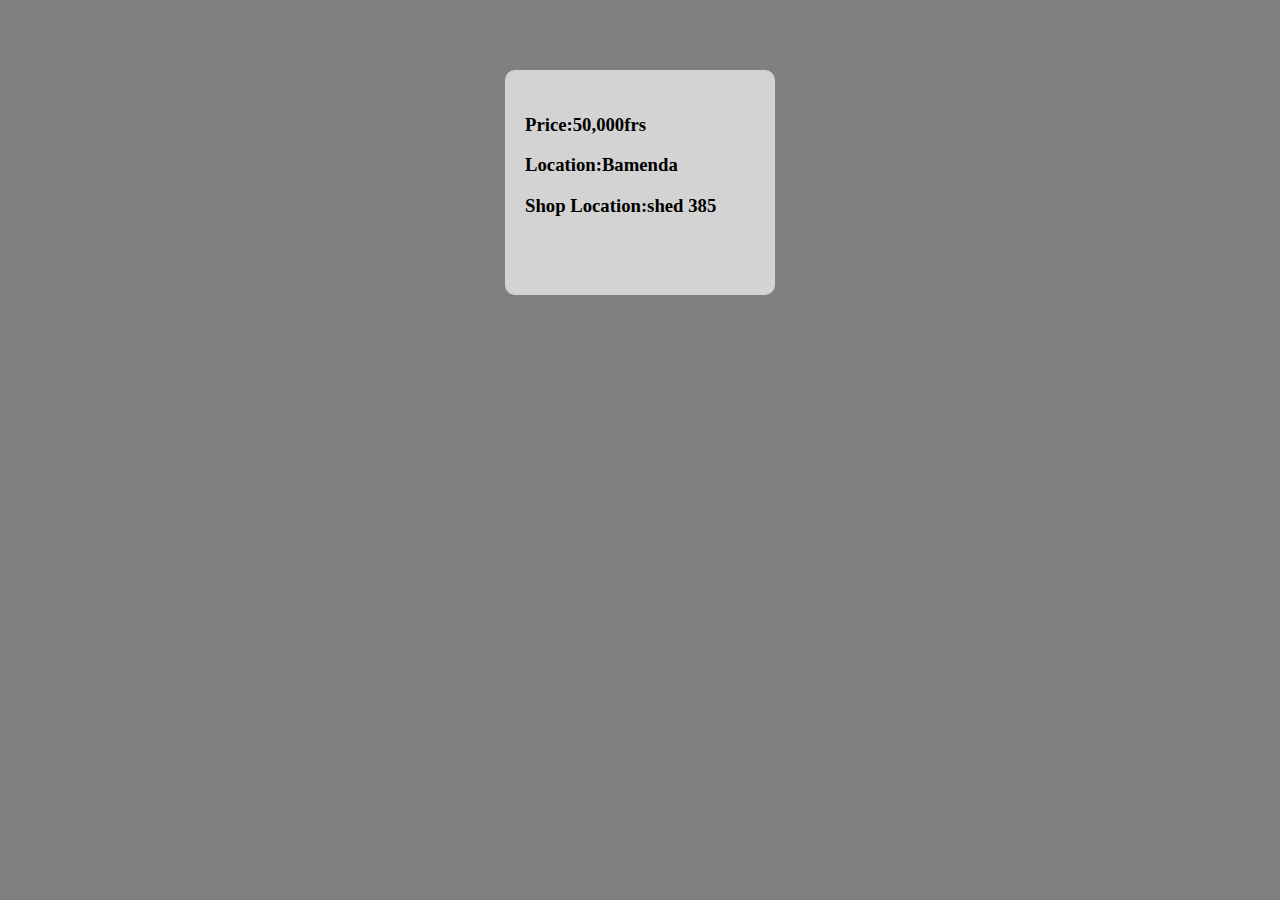
<file: information.html>
<!DOCTYPE html>
<html lang="en">
<head>
    <meta charset="UTF-8">
    <meta http-equiv="X-UA-Compatible" content="IE=edge">
    <meta name="viewport" content="width=device-width, initial-scale=1.0">
    <link rel="stylesheet" href="info.css">
    <title>Information</title>
</head>
<body>
    <div class="info">
        <h3>Price:50,000frs</h3>
        <h3>Location:Bamenda</h3>
        <h3>Shop Location:shed 385</h3>
    </div>
</body>
</html>
</file>
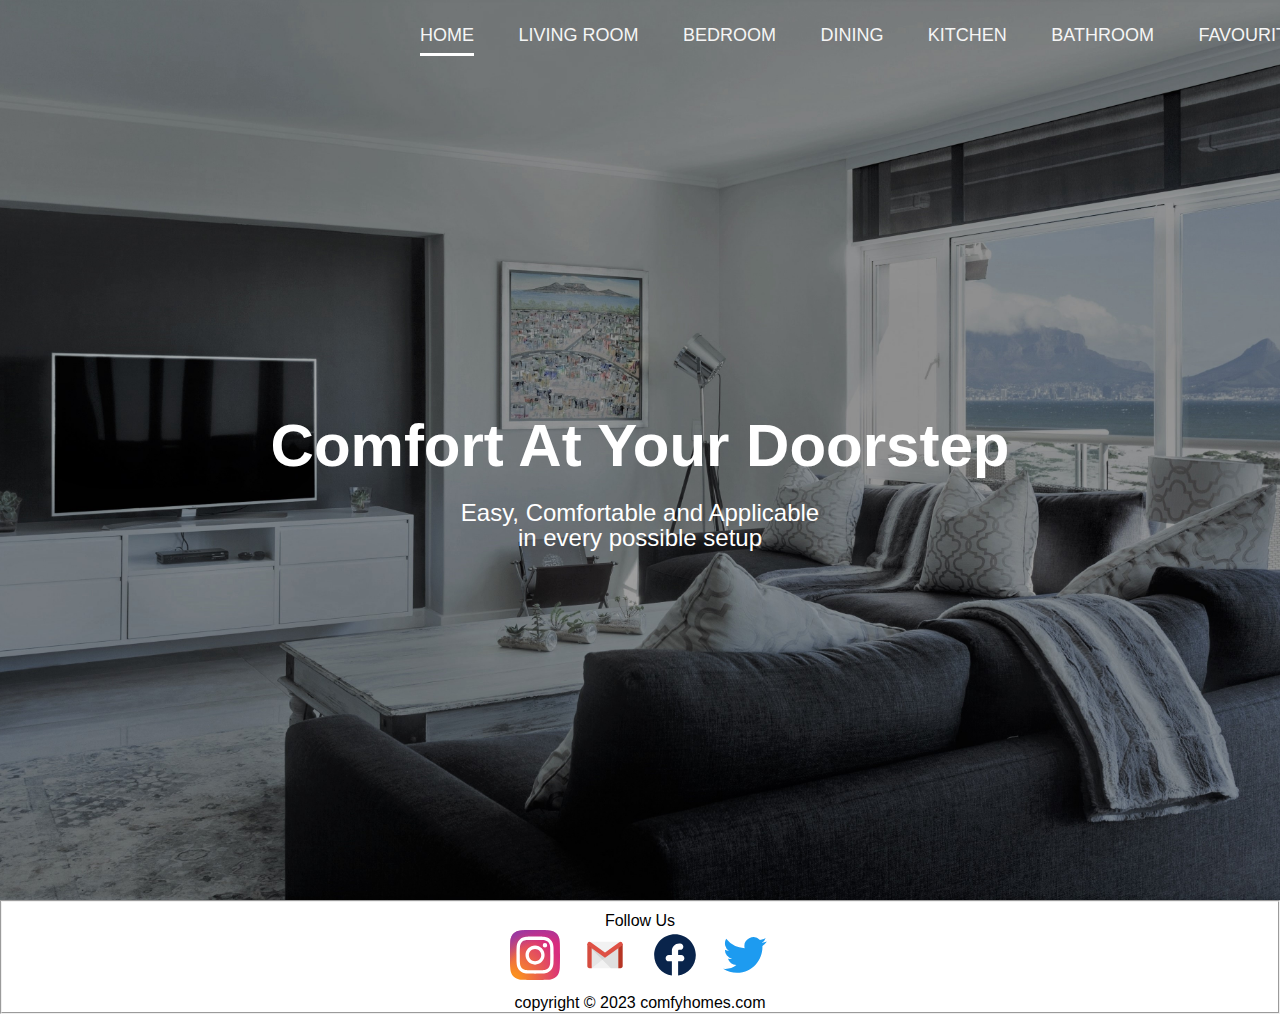
<file: project.html>
<!DOCTYPE html>
<html lang="en">
<head>
    <meta charset="UTF-8">
    <meta http-equiv="X-UA-Compatible" content="IE=edge">
    <meta name="viewport" content="width=device-width, initial-scale=1.0">
    <title>Comfy Homes</title>
    <link rel="stylesheet" href="project.css">
</head>
<body>
    <div class="banner">
<div class="navbar">
    <ul>
        <li class="home" ><a href="" >Home</a></li>
        <li><a href="Living room.html">Living room</a></li>
        <li><a href="Bedroom.html">Bedroom</a></li>
        <li><a href="Dining.html">Dining</a></li>
        <li><a href="Kitchen.html">Kitchen</a></li>
        <li><a href="Bathroom.html">Bathroom</a></li>
        <li><a href="fav.html">Favourites</a></li>
    </ul>
</div>
<div class="content">
    <h1>Comfort At Your Doorstep</h1>
    <p>Easy, Comfortable and Applicable<br> in every possible setup</p>
</div>
    </div>
</body>
<footer>
    <fieldset class="footer">
        <div>Follow Us</div>
        <section>
    <a href=""><img src="./Defence/Images/instagram.svg" width="50px"></a>
    <a href=""><img src="./Defence/Images/gmail.svg" width="50px"></a>
    <a href=""><img src="./Defence/Images/facebook.svg" width="50px"></a>
    <a href=""><img src="./Defence/Images/twitter.svg" width="50px"></a>
    </section>
    <div>copyright &copy  2023 comfyhomes.com</div>
</fieldset>
</footer>
</html>
</file>
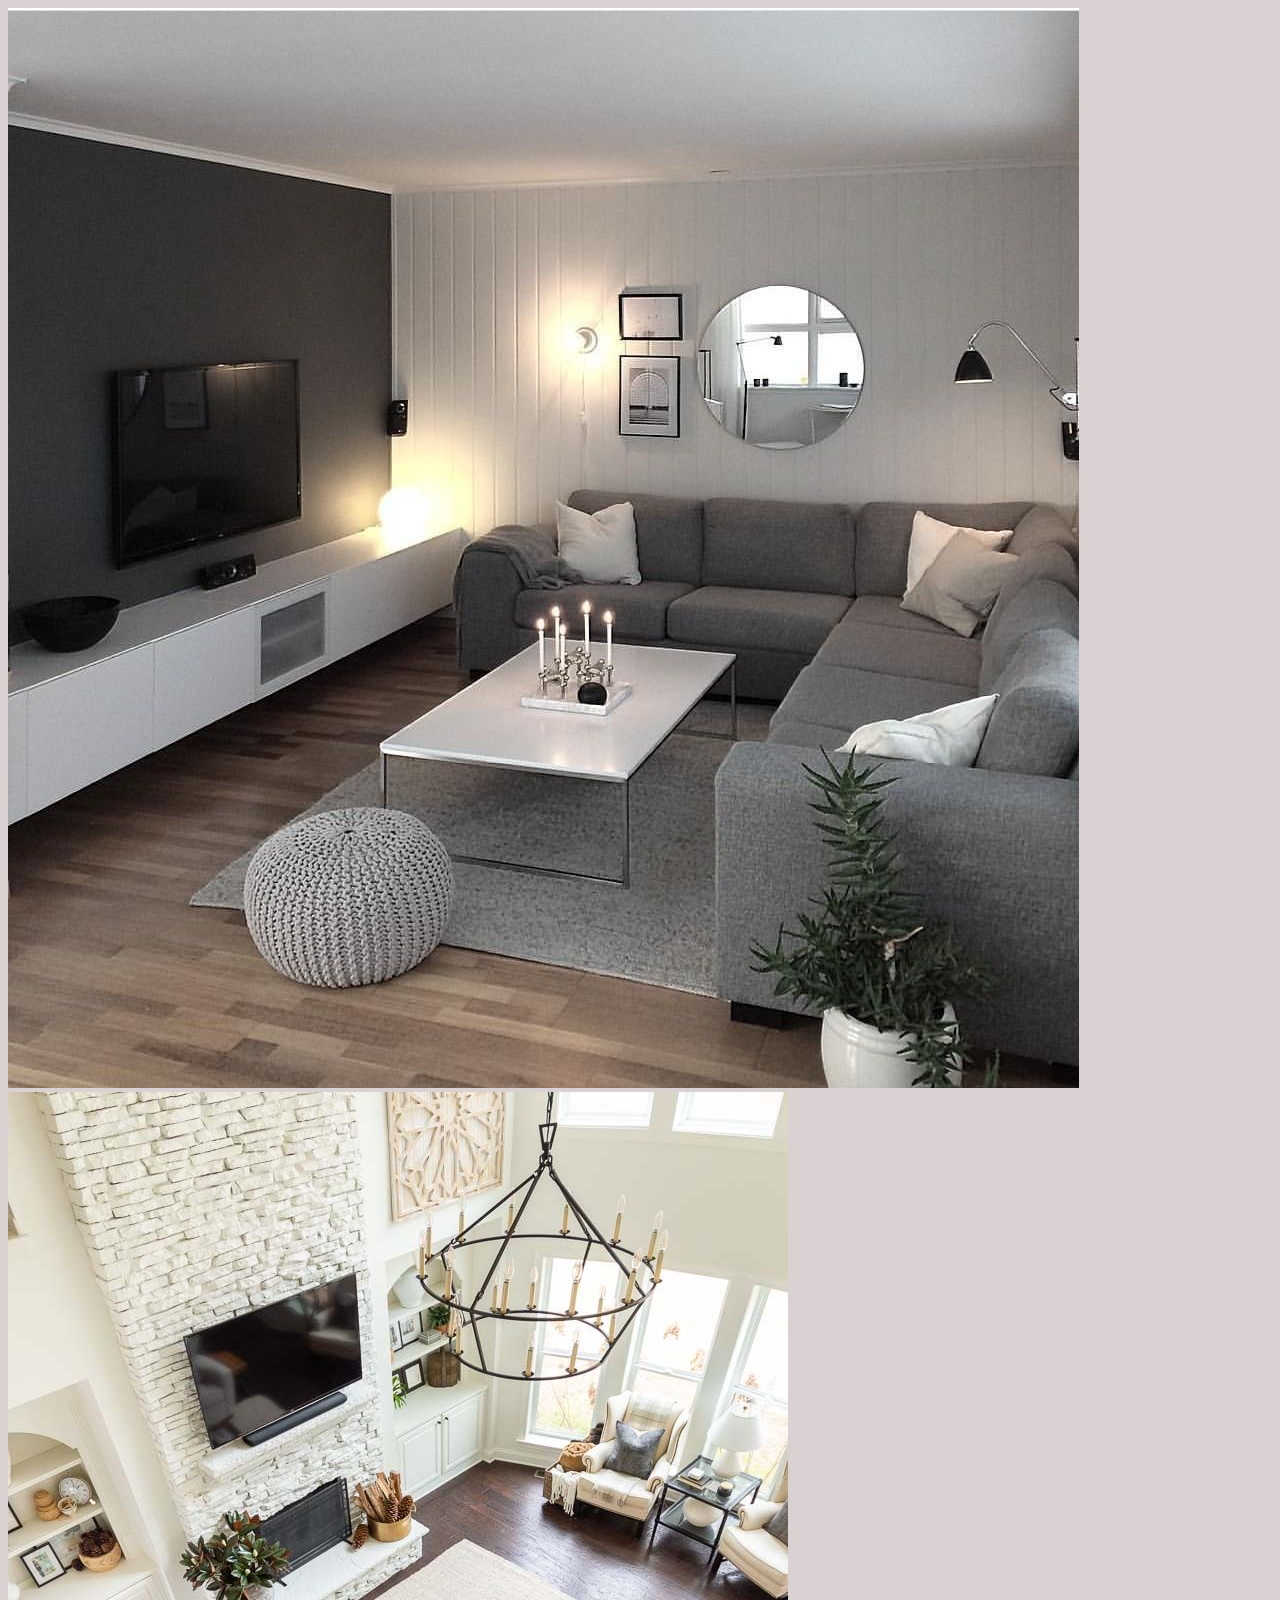
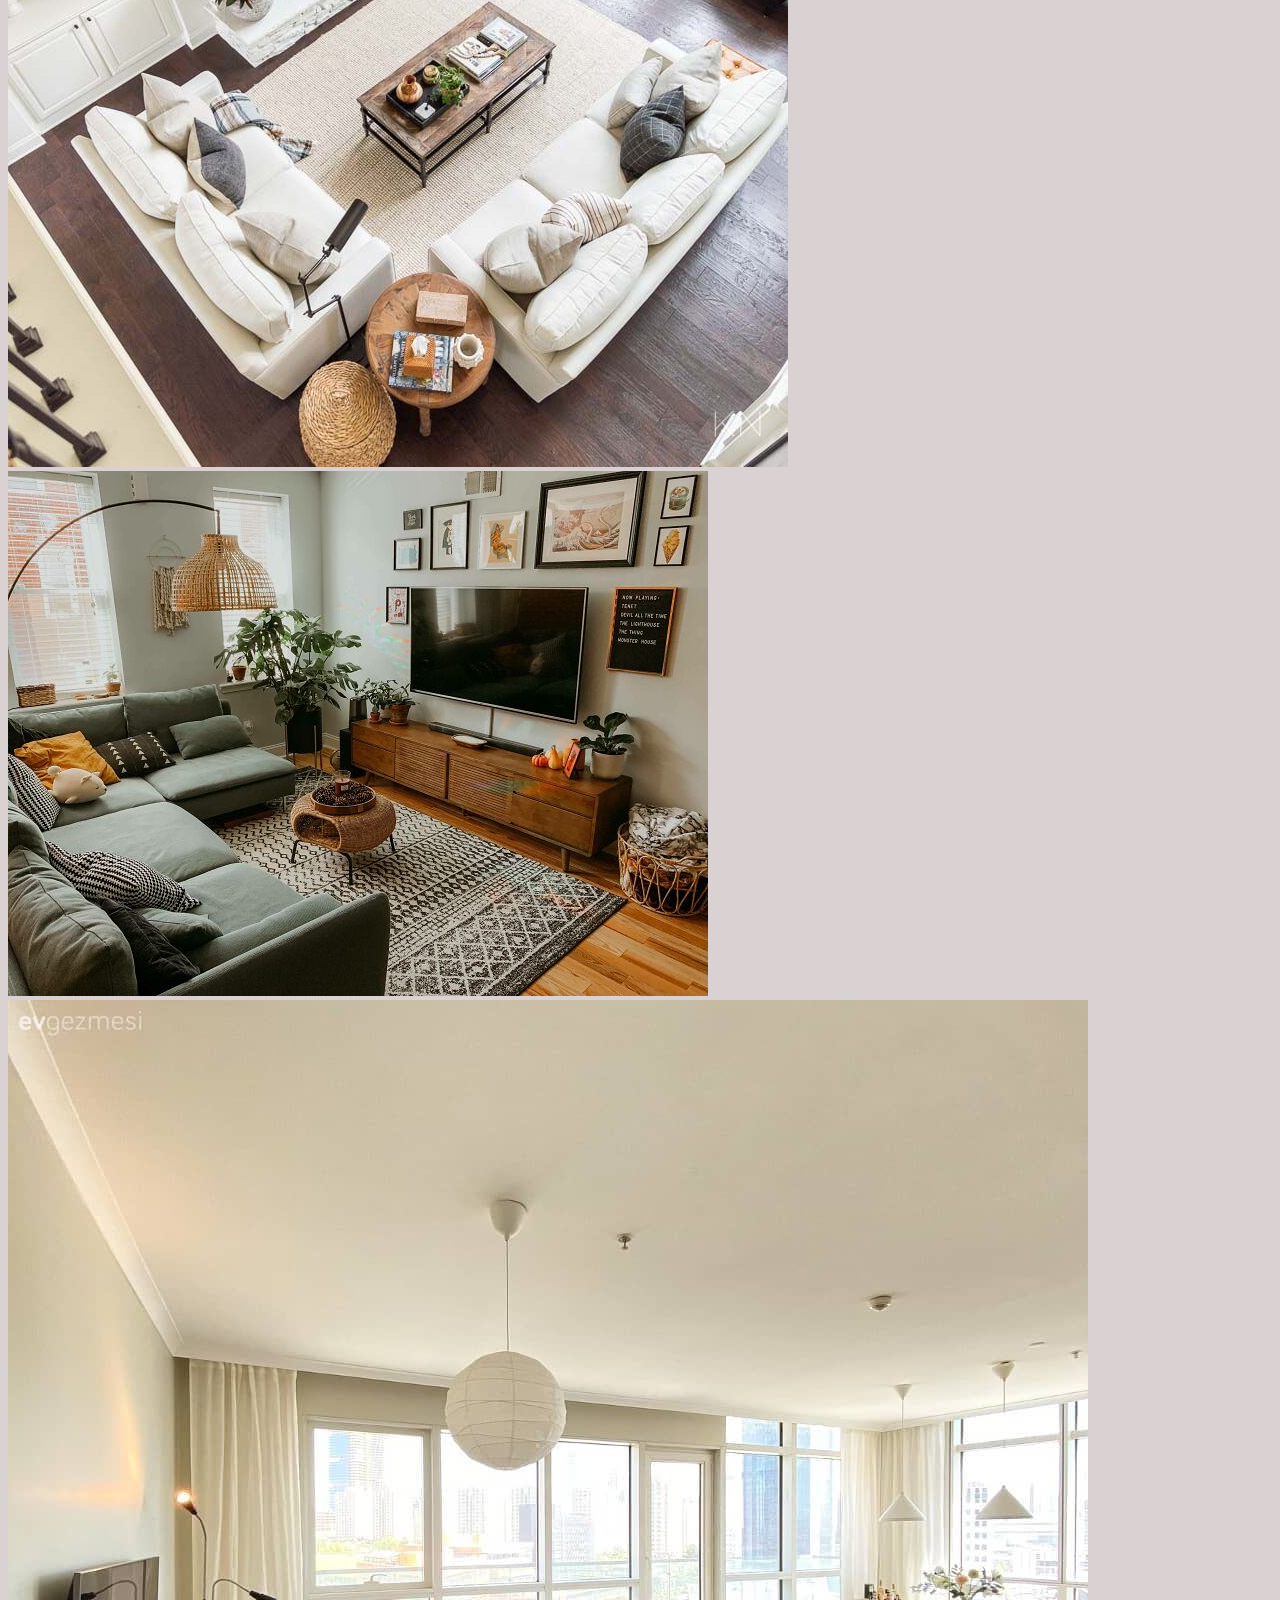
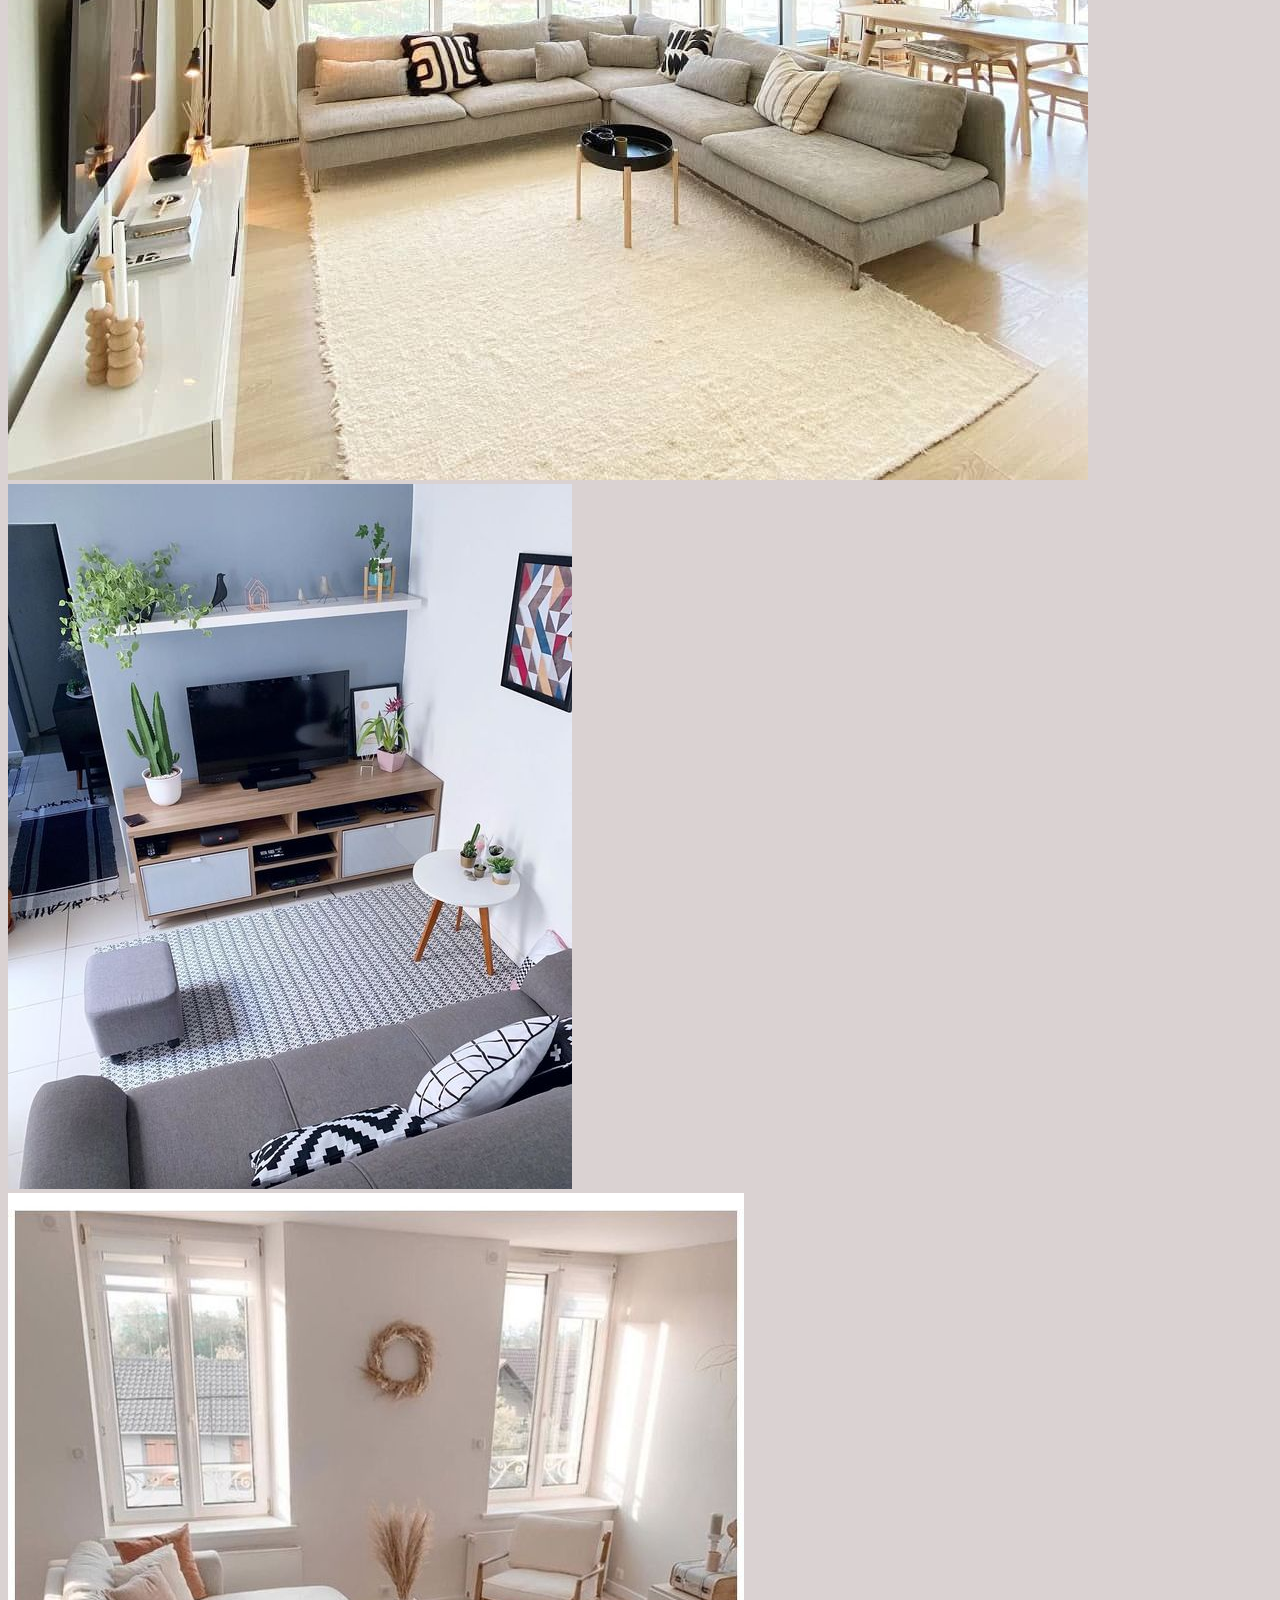
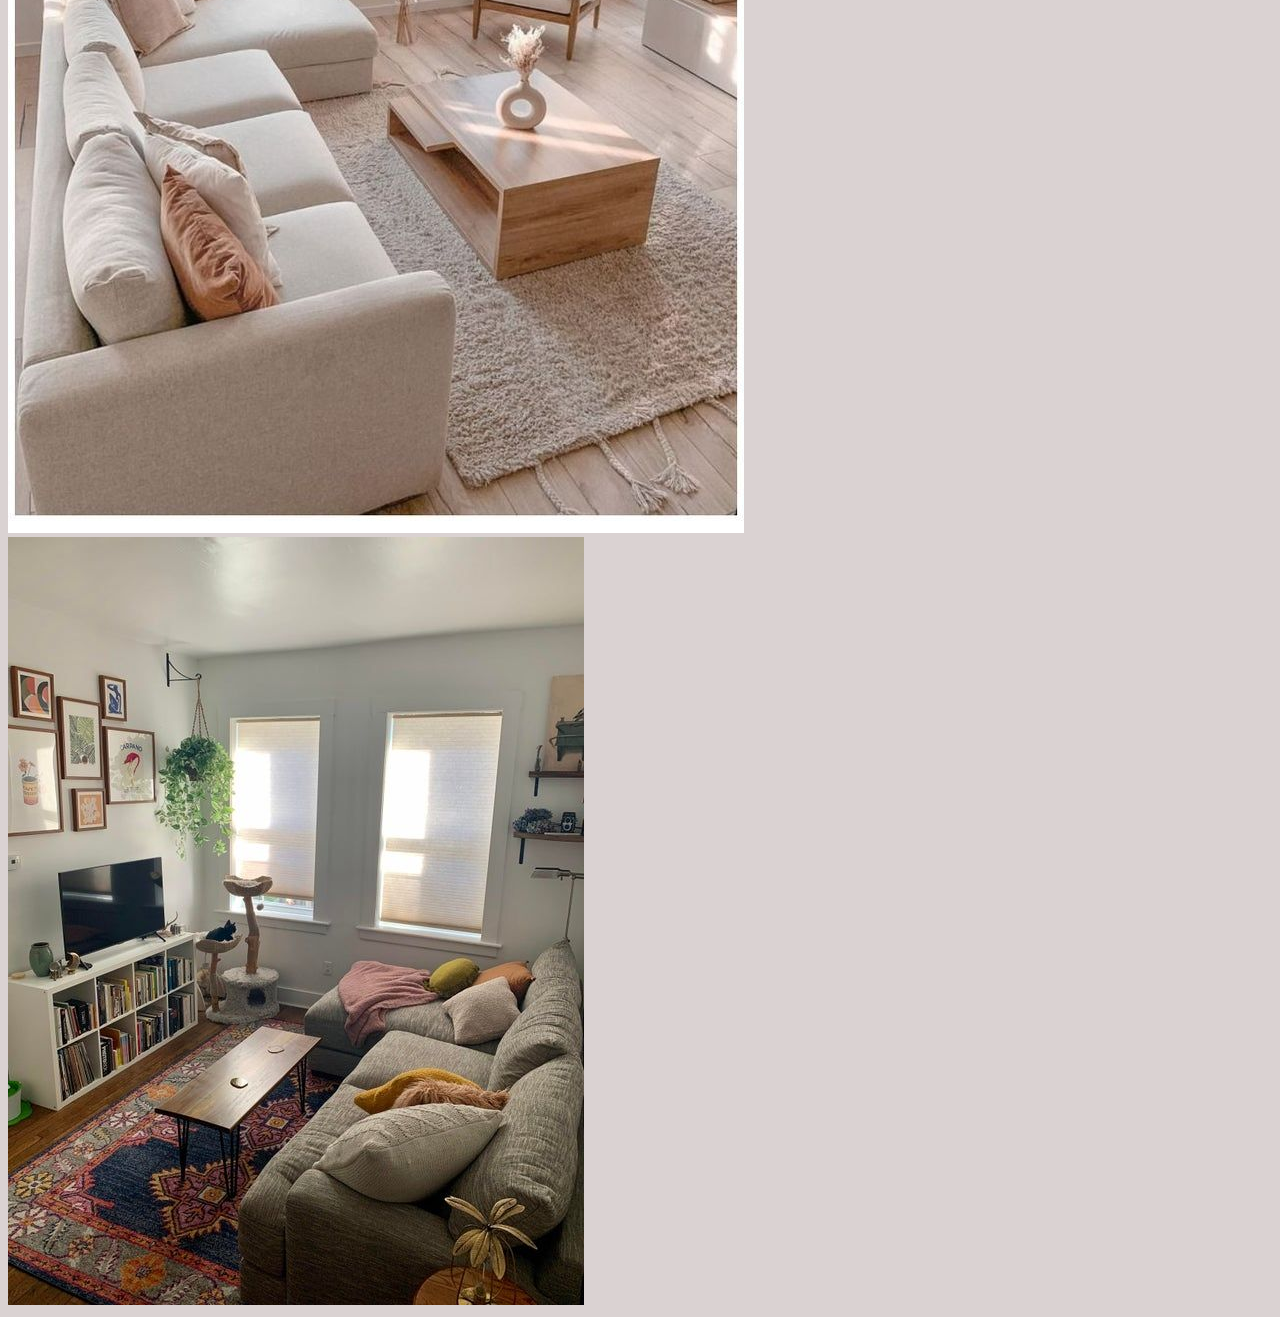
<file: Documents/Level1 web fundamentals/Project/Living room.html>
<!DOCTYPE html>
<html lang="en">
<head>
    <meta charset="UTF-8">
    <meta http-equiv="X-UA-Compatible" content="IE=edge">
    <meta name="viewport" content="width=device-width, initial-scale=1.0">
    <title>Living room</title>
    <link rel="stylesheet" href="Living room.css">
</head>
<body>
    <section class="items">
<div class="item">
    <img src="./Defence/Images/livingroom 1.jpg">
</div>
<div class="item">
    <img src="./Defence/Images/livingroom 2.jpg">
</div>
<div class="item">
    <img src="./Defence/Images/livingroom 3.png">
</div>
<div class="item">
    <img src="./Defence/Images/livingroom 4.jpg">
</div>
<div class="item">
    <img src="./Defence/Images/livingroom 5.png">
</div>
<div class="item">
    <img src="./Defence/Images/livingroom 6.jpg">
</div>
<div class="item">
    <img src="./Defence/Images/livingroom 7.jpg"
</div>
    </section>
</body>
</html>
</file>
<file: info.css>
body{
    background-color: grey;
 }
 .info{
    margin: auto;
    width: 250px;
    height: 200px;
    background-color: lightgrey;
    border-radius: 10px;
    padding: 25px 0px 0px 20px;
    align-items: center;
    margin-top: 70px;    
}
</file>
<file: project.css>
*{
    margin: 0;
    padding: 0;
    font-family:sans-serif;
}
.banner{
    width: 100%;
    height: 100vh;
    background:url('./Defence/Images/background-photo.jpg');
    background-size: cover;
    background-position: center;
    background-color:linear;
    overflow: hidden;
}
.navbar {
    width: 85%;
    margin: 0 0 0 25em;
    padding: 25px 0;
    /* padding-left: 100px; */
    display: flex;
    align-items: end;
    justify-content: space-between;
}
.navbar ul li{
    list-style: none;
    display: inline-block;
    margin: 0 20px;
    position: relative;
}
.navbar ul li a{
    text-decoration: none;
    color: whitesmoke;
    text-transform: uppercase;
    font-size: large;
    font-family: sans-serif
}
.navbar ul li::after{
    content: '';
    height: 3px;
    width: 0;
    background:white;
    position:absolute;
    left: 0;
    bottom: -10px;
    transition: 0.5s;
}
.navbar ul li:hover::after{
    width: 100%;
}
.navbar ul li.home::after{
    width: 100%;
}
.content{
    width: 100%;
    position: absolute;
    top: 50%;
    transform: translateY(-50%);
    text-align: center;
    color: white;
}
.content h1{
    font-size: 60px;
    margin-top: 80px;
}
.content p{
    margin: 20px auto;
    font-weight: 100;
    line-height: 25px;
    font-size: x-large; 
}

fieldset div{
text-align: center;
margin-top:10px;
border-radius: 10px;
}
fieldset.footer section{
    display: grid;
    grid-template-columns: auto auto auto auto;
    justify-content: center;
    gap: 20px;
    
}
footer fieldset.footer section a:hover{
    transform: scale(1.2);
}
</file>
<file: Documents/Level1 web fundamentals/Project/Living room.css>
body{
    background-color: #dad2d2;
}
</file>
